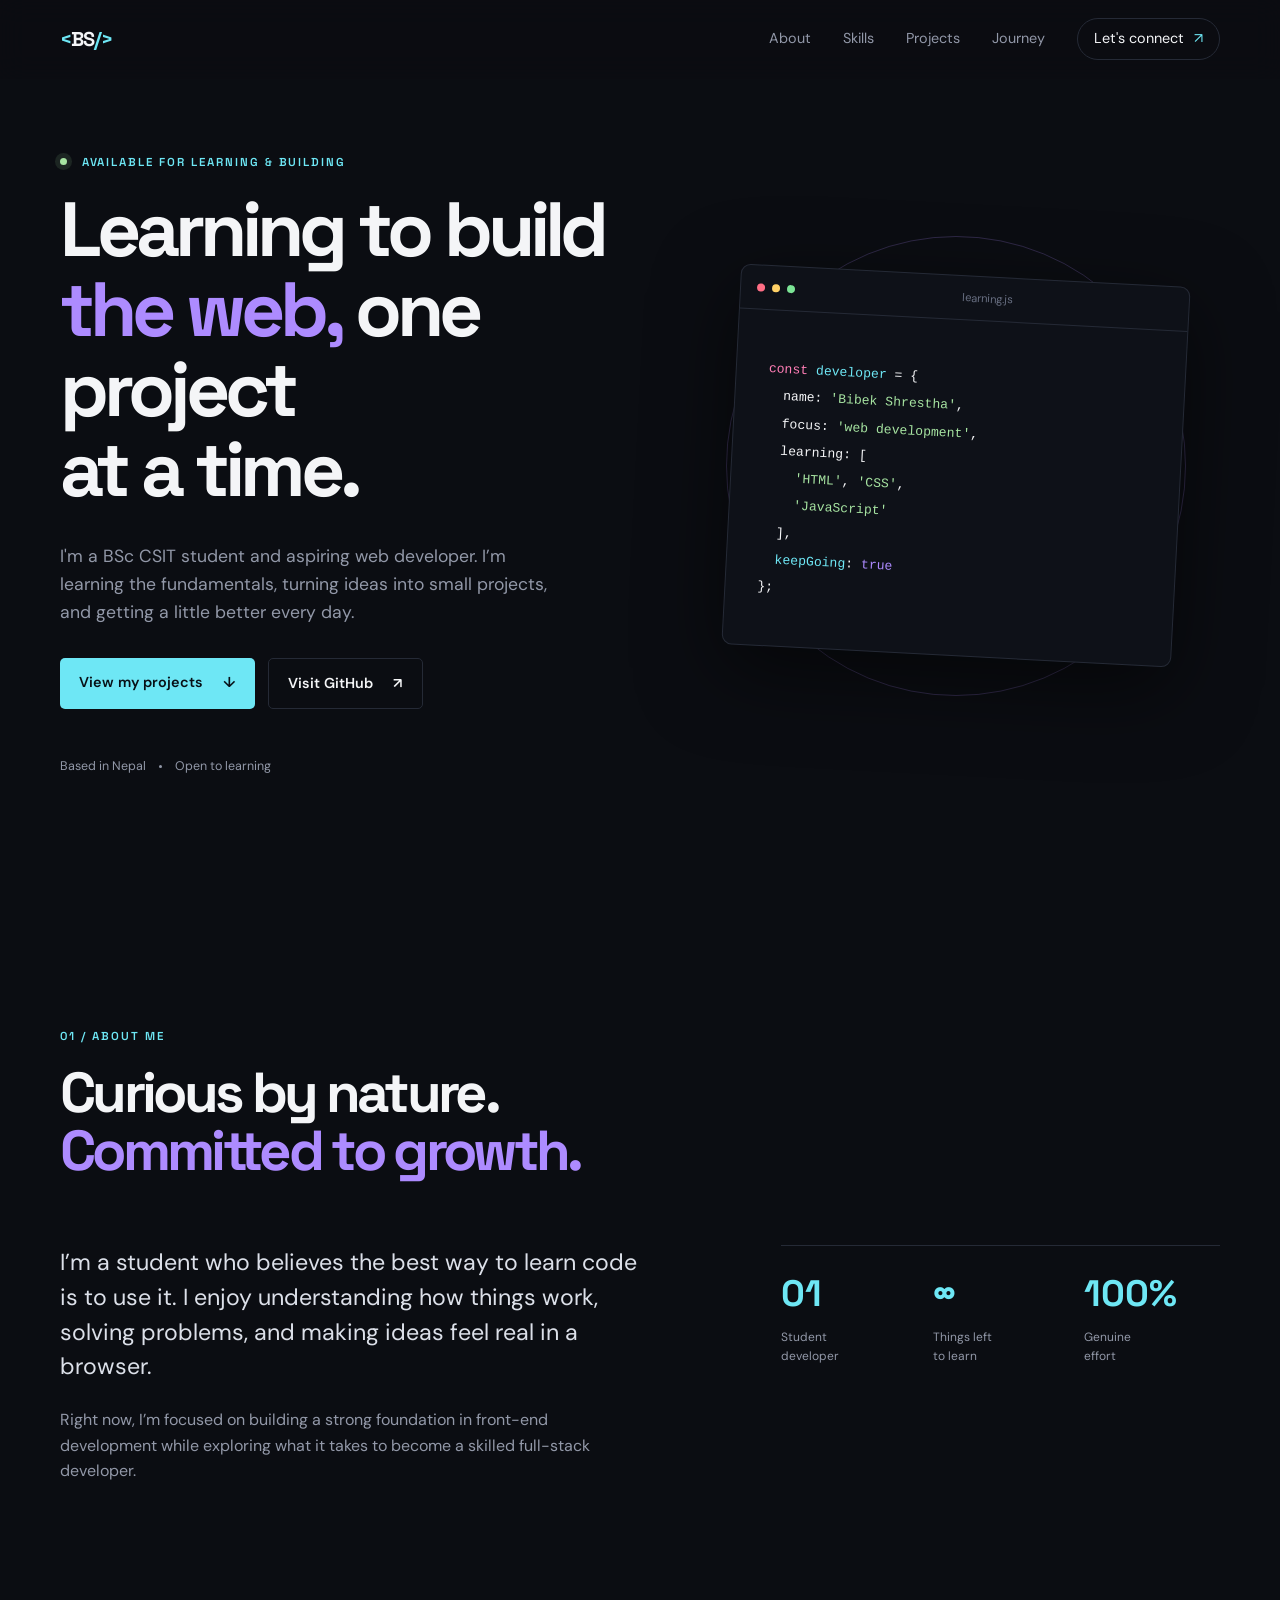
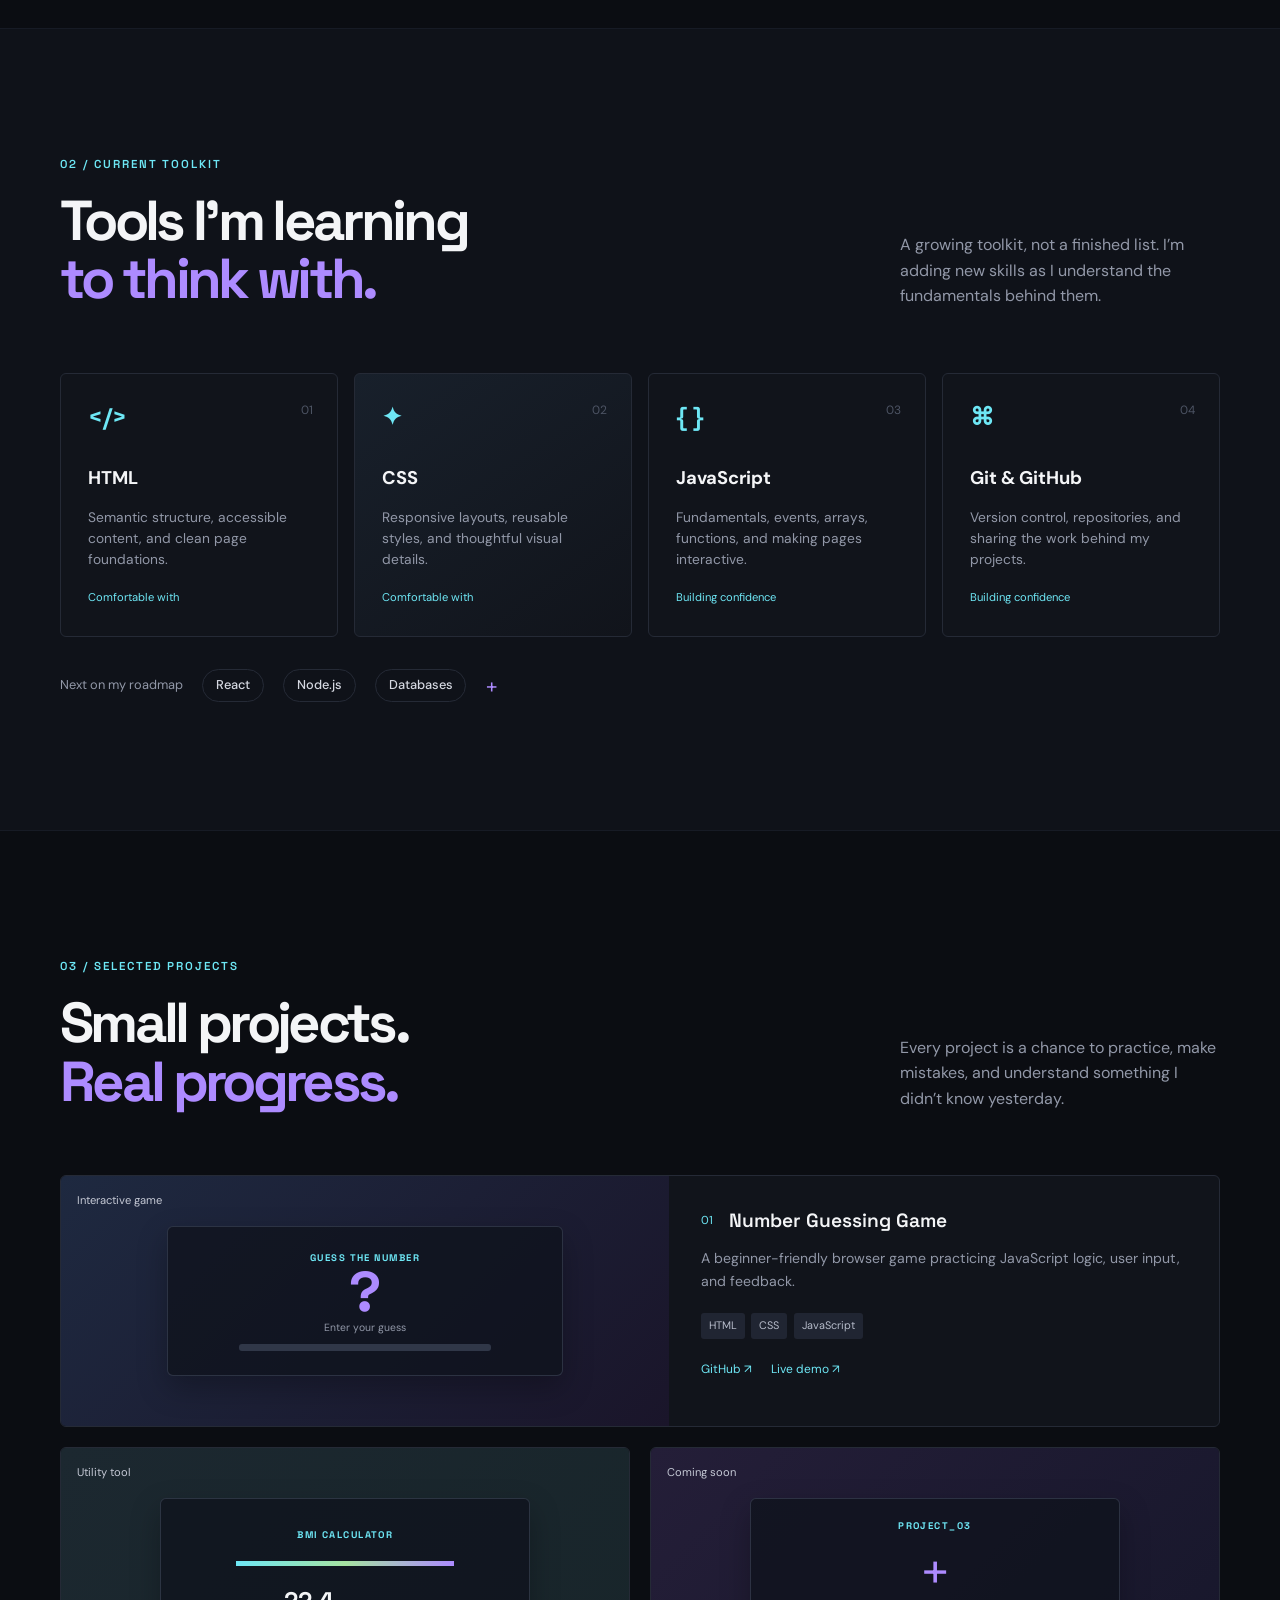
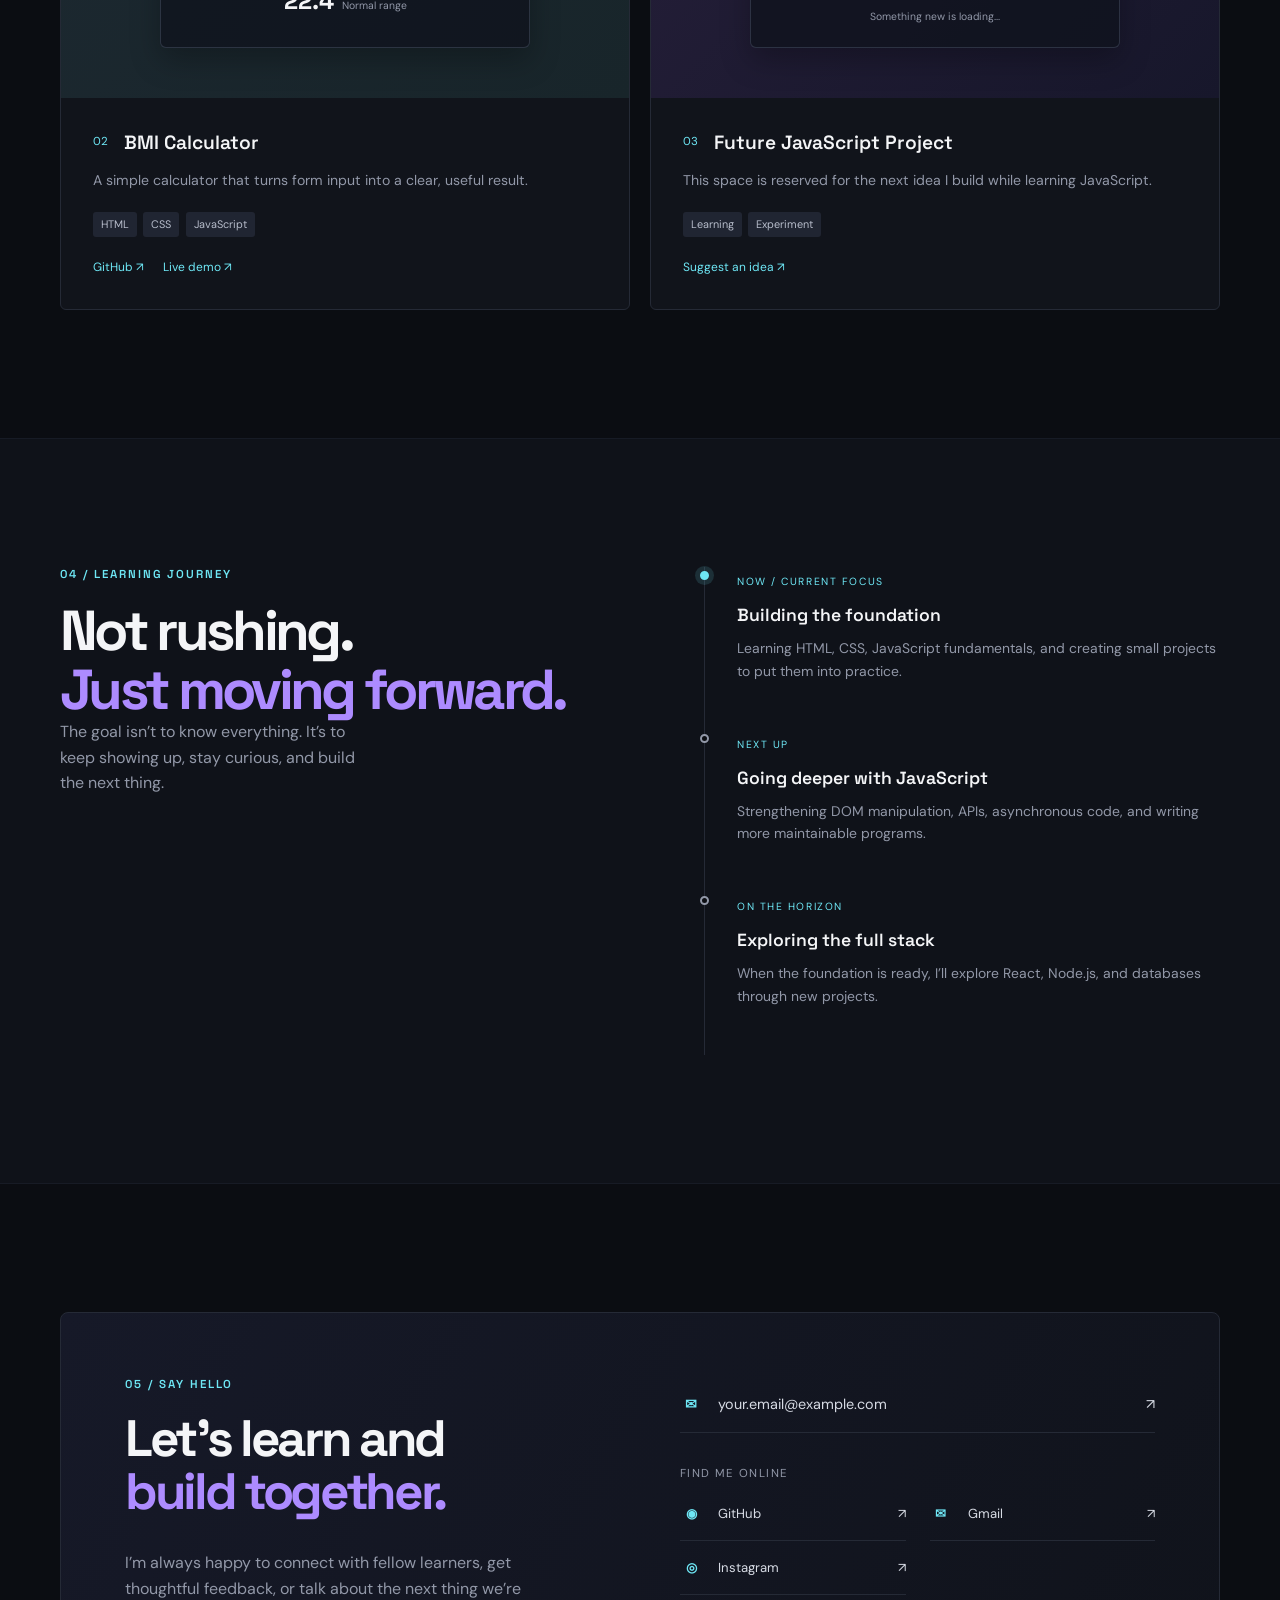
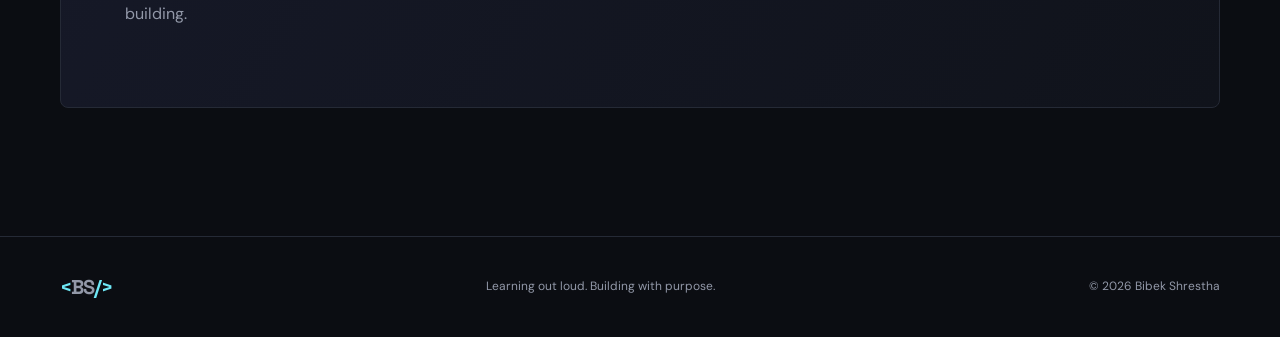
<file: index.html>
<!doctype html>
<html lang="en">
<head>
  <meta charset="utf-8">
  <meta name="viewport" content="width=device-width, initial-scale=1">
  <meta name="description" content="A student developer portfolio documenting a BSc CSIT learning journey, web projects, and progress.">
  <meta name="author" content="Bibek Shrestha">
  <meta name="theme-color" content="#0b0d12">
  <title>Bibek Shrestha | Student Developer</title>
  <link rel="preconnect" href="https://fonts.googleapis.com">
  <link rel="preconnect" href="https://fonts.gstatic.com" crossorigin>
  <link href="https://fonts.googleapis.com/css2?family=DM+Sans:wght@400;500;600;700&family=Space+Grotesk:wght@500;600;700&display=swap" rel="stylesheet">
  <link rel="stylesheet" href="style.css">
</head>
<body>
  <a class="skip-link" href="#main-content">Skip to content</a>
  <header class="site-header">
    <div class="container nav-wrap">
      <a class="brand" href="#home" aria-label="Bibek Shrestha home"><span>&lt;</span>BS<span>/&gt;</span></a>
      <button class="menu-toggle" type="button" aria-expanded="false" aria-controls="site-nav">
        <span class="sr-only">Toggle navigation</span><i></i><i></i><i></i>
      </button>
      <nav id="site-nav" class="site-nav" aria-label="Main navigation">
        <a href="#about">About</a><a href="#skills">Skills</a><a href="#projects">Projects</a>
        <a href="#journey">Journey</a><a href="#contact" class="nav-cta">Let's connect <span>↗</span></a>
      </nav>
    </div>
  </header>

  <main id="main-content">
    <section id="home" class="hero container">
      <div class="hero-copy reveal">
        <p class="eyebrow"><span class="pulse"></span> Available for learning &amp; building</p>
        <h1>Learning to build<br><em>the web,</em> one project<br>at a time.</h1>
        <p class="hero-text">I'm a BSc CSIT student and aspiring web developer. I’m learning the fundamentals, turning ideas into small projects, and getting a little better every day.</p>
        <div class="hero-actions">
          <a class="button button-primary" href="#projects">View my projects <span>↓</span></a>
          <a class="button button-ghost" href="https://github.com/" target="_blank" rel="noreferrer">Visit GitHub <span>↗</span></a>
        </div>
        <div class="hero-meta"><span>Based in Nepal</span><span class="dot"></span><span>Open to learning</span></div>
      </div>
      <div class="hero-art reveal" aria-label="Decorative code illustration" role="img">
        <div class="code-card"><div class="window-bar"><b></b><b></b><b></b><span>learning.js</span></div>
          <pre><code><span class="pink">const</span> <span class="cyan">developer</span> = {
  name: <span class="green">'Bibek Shrestha'</span>,
  focus: <span class="green">'web development'</span>,
  learning: [
    <span class="green">'HTML'</span>, <span class="green">'CSS'</span>,
    <span class="green">'JavaScript'</span>
  ],
  <span class="cyan">keepGoing</span>: <span class="purple">true</span>
};</code></pre>
        </div><span class="art-orbit orbit-one"></span><span class="art-orbit orbit-two"></span>
      </div>
    </section>

    <section id="about" class="section container">
      <div class="section-heading reveal"><p class="eyebrow">01 / About me</p><h2>Curious by nature.<br><em>Committed to growth.</em></h2></div>
      <div class="about-grid"><div class="about-lead reveal"><p class="large-copy">I’m a student who believes the best way to learn code is to use it. I enjoy understanding how things work, solving problems, and making ideas feel real in a browser.</p><p>Right now, I’m focused on building a strong foundation in front-end development while exploring what it takes to become a skilled full-stack developer.</p></div>
        <div class="about-facts reveal"><div><strong>01</strong><span>Student<br>developer</span></div><div><strong>∞</strong><span>Things left<br>to learn</span></div><div><strong>100%</strong><span>Genuine<br>effort</span></div></div>
      </div>
    </section>

    <section id="skills" class="section section-muted"><div class="container">
      <div class="section-heading split reveal"><div><p class="eyebrow">02 / Current toolkit</p><h2>Tools I’m learning<br><em>to think with.</em></h2></div><p class="section-note">A growing toolkit, not a finished list. I’m adding new skills as I understand the fundamentals behind them.</p></div>
      <div class="skills-grid reveal">
        <article class="skill-card"><span class="skill-number">01</span><span class="skill-icon">&lt;/&gt;</span><h3>HTML</h3><p>Semantic structure, accessible content, and clean page foundations.</p><span class="skill-level">Comfortable with</span></article>
        <article class="skill-card accent"><span class="skill-number">02</span><span class="skill-icon">✦</span><h3>CSS</h3><p>Responsive layouts, reusable styles, and thoughtful visual details.</p><span class="skill-level">Comfortable with</span></article>
        <article class="skill-card"><span class="skill-number">03</span><span class="skill-icon">{ }</span><h3>JavaScript</h3><p>Fundamentals, events, arrays, functions, and making pages interactive.</p><span class="skill-level">Building confidence</span></article>
        <article class="skill-card"><span class="skill-number">04</span><span class="skill-icon">⌘</span><h3>Git &amp; GitHub</h3><p>Version control, repositories, and sharing the work behind my projects.</p><span class="skill-level">Building confidence</span></article>
      </div>
      <div class="up-next reveal"><span>Next on my roadmap</span><b>React</b><b>Node.js</b><b>Databases</b><i>+</i></div>
    </div></section>

    <section id="projects" class="section container"><div class="section-heading split reveal"><div><p class="eyebrow">03 / Selected projects</p><h2>Small projects.<br><em>Real progress.</em></h2></div><p class="section-note">Every project is a chance to practice, make mistakes, and understand something I didn’t know yesterday.</p></div>
      <div class="projects-grid">
        <article class="project-card featured reveal"><div class="project-visual guess"><span class="visual-label">Interactive game</span><div class="game-screen"><span>GUESS THE NUMBER</span><strong>?</strong><small>Enter your guess</small><div class="fake-input"></div></div></div><div class="project-content"><div class="project-title"><span>01</span><h3>Number Guessing Game</h3></div><p>A beginner-friendly browser game practicing JavaScript logic, user input, and feedback.</p><div class="tags"><span>HTML</span><span>CSS</span><span>JavaScript</span></div><div class="project-links"><a href="#" aria-label="Number Guessing Game GitHub repository">GitHub ↗</a><a href="#" aria-label="Number Guessing Game live demo">Live demo ↗</a></div></div></article>
        <article class="project-card reveal"><div class="project-visual bmi"><span class="visual-label">Utility tool</span><div class="bmi-screen"><span>BMI CALCULATOR</span><div class="bmi-line"></div><div class="bmi-box"><b>22.4</b><small>Normal range</small></div></div></div><div class="project-content"><div class="project-title"><span>02</span><h3>BMI Calculator</h3></div><p>A simple calculator that turns form input into a clear, useful result.</p><div class="tags"><span>HTML</span><span>CSS</span><span>JavaScript</span></div><div class="project-links"><a href="#">GitHub ↗</a><a href="#">Live demo ↗</a></div></div></article>
        <article class="project-card reveal"><div class="project-visual future"><span class="visual-label">Coming soon</span><div class="future-screen"><span>PROJECT_03</span><strong>+</strong><small>Something new is loading...</small></div></div><div class="project-content"><div class="project-title"><span>03</span><h3>Future JavaScript Project</h3></div><p>This space is reserved for the next idea I build while learning JavaScript.</p><div class="tags"><span>Learning</span><span>Experiment</span></div><div class="project-links"><a href="#contact">Suggest an idea ↗</a></div></div></article>
      </div>
    </section>

    <section id="journey" class="section section-muted"><div class="container journey-layout"><div class="section-heading reveal"><p class="eyebrow">04 / Learning journey</p><h2>Not rushing.<br><em>Just moving forward.</em></h2><p class="section-note">The goal isn’t to know everything. It’s to keep showing up, stay curious, and build the next thing.</p></div><div class="timeline reveal"><div class="timeline-item active"><span class="timeline-dot"></span><small>NOW / CURRENT FOCUS</small><h3>Building the foundation</h3><p>Learning HTML, CSS, JavaScript fundamentals, and creating small projects to put them into practice.</p></div><div class="timeline-item"><span class="timeline-dot"></span><small>NEXT UP</small><h3>Going deeper with JavaScript</h3><p>Strengthening DOM manipulation, APIs, asynchronous code, and writing more maintainable programs.</p></div><div class="timeline-item"><span class="timeline-dot"></span><small>ON THE HORIZON</small><h3>Exploring the full stack</h3><p>When the foundation is ready, I’ll explore React, Node.js, and databases through new projects.</p></div></div></div></section>

    <section id="contact" class="contact-section container">
      <div class="contact-card reveal">
        <div>
          <p class="eyebrow">05 / Say hello</p>
          <h2>Let’s learn and<br><em>build together.</em></h2>
          <p>I’m always happy to connect with fellow learners, get thoughtful feedback, or talk about the next thing we’re building.</p>
        </div>
        <div>
          <div class="contact-links">
            <a href="mailto:your.email@example.com"><span>✉</span>your.email@example.com <b>↗</b></a>
          </div>
          <p class="social-heading">Find me online</p>
          <div class="social-links">
            <a href="https://github.com/Iteronix" target="_blank" rel="noreferrer" aria-label="Visit Bibek's GitHub profile"><span>◉</span>GitHub <b>↗</b></a>
            <a href="mailto:bibekshrsth2020@gmail.com" aria-label="Email Bibek via Gmail"><span>✉</span>Gmail <b>↗</b></a>
            <a href="https://www.instagram.com/04b_vek/" target="_blank" rel="noreferrer" aria-label="Visit Bibek's Instagram profile"><span>◎</span>Instagram <b>↗</b></a>
          </div>
        </div>
      </div>
    </section>
  </main>
  <footer class="site-footer"><div class="container footer-wrap"><a class="brand" href="#home"><span>&lt;</span>BS<span>/&gt;</span></a><p>Learning out loud. Building with purpose.</p><span>© <span id="year">2026</span> Bibek Shrestha</span></div></footer>
  <script src="script.js"></script>
</body>
</html>
</file>
<file: style.css>
:root{--bg:#0b0d12;--panel:#11141b;--panel2:#151923;--line:#252a36;--text:#f4f5f7;--muted:#9298a8;--cyan:#6ee7f5;--purple:#ad8bff;--pink:#ff7eb6;--green:#a6e3a1;--max:1160px}
*{box-sizing:border-box}html{scroll-behavior:smooth}body{margin:0;background:var(--bg);color:var(--text);font:400 16px/1.6 "DM Sans",sans-serif}a{color:inherit;text-decoration:none}button{font:inherit} .container{width:min(var(--max),calc(100% - 64px));margin:auto}.sr-only{position:absolute;width:1px;height:1px;overflow:hidden;clip:rect(0,0,0,0)}.skip-link{position:absolute;left:1rem;top:-4rem;background:var(--cyan);color:#081015;padding:.6rem 1rem;z-index:20}.skip-link:focus{top:1rem}.site-header{position:sticky;top:0;z-index:10;background:#0b0d12e8;border-bottom:1px solid transparent;backdrop-filter:blur(14px)}.site-header.scrolled{border-color:var(--line)}.nav-wrap,.footer-wrap{height:78px;display:flex;align-items:center;justify-content:space-between}.brand{font:700 1.25rem "Space Grotesk";letter-spacing:-.05em}.brand span{color:var(--cyan)}.site-nav{display:flex;align-items:center;gap:2rem;color:var(--muted);font-size:.9rem}.site-nav a:hover,.site-nav a:focus-visible{color:var(--text)}.nav-cta{border:1px solid var(--line);border-radius:99px;padding:.55rem 1rem;color:var(--text)}.nav-cta span{color:var(--cyan);margin-left:.4rem}.menu-toggle{display:none;background:none;border:0;color:var(--text)}.hero{min-height:calc(100vh - 78px);display:grid;grid-template-columns:1.05fr .95fr;align-items:center;gap:3rem;padding-top:3rem;padding-bottom:6rem}.eyebrow{color:var(--cyan);font:600 .72rem "Space Grotesk";letter-spacing:.17em;text-transform:uppercase;margin:0 0 1.3rem}.pulse{display:inline-block;width:7px;height:7px;background:var(--green);border-radius:50%;margin:0 .6rem 1px 0;box-shadow:0 0 0 5px #a6e3a11c}.hero h1,h2{font:700 clamp(2.7rem,6vw,5.5rem)/1.04 "Space Grotesk";letter-spacing:-.065em;margin:0}.hero h1 em,h2 em{font-style:normal;color:var(--purple)}.hero-text{max-width:510px;color:var(--muted);font-size:1.1rem;margin:2rem 0}.hero-actions{display:flex;gap:.8rem;flex-wrap:wrap}.button{border-radius:5px;padding:.8rem 1.2rem;font-weight:600;font-size:.9rem;transition:transform .2s,background .2s}.button:hover{transform:translateY(-3px)}.button-primary{background:var(--cyan);color:#071016}.button-ghost{border:1px solid var(--line)}.button span{margin-left:1rem}.hero-meta{display:flex;align-items:center;gap:.8rem;color:var(--muted);font-size:.78rem;margin-top:3rem}.dot{width:3px;height:3px;background:var(--muted);border-radius:50%}.hero-art{position:relative;display:grid;place-items:center;min-height:450px}.code-card{width:min(100%,450px);background:#0e1118;border:1px solid var(--line);border-radius:10px;box-shadow:0 24px 80px #0008;transform:rotate(3deg);z-index:1}.window-bar{height:44px;border-bottom:1px solid var(--line);display:flex;align-items:center;padding:0 1rem;gap:7px}.window-bar b{height:8px;width:8px;background:#ff6e85;border-radius:50%}.window-bar b:nth-child(2){background:#ffd166}.window-bar b:nth-child(3){background:#7be495}.window-bar span{color:#676e80;font-size:.7rem;margin-left:auto;margin-right:auto}.code-card pre{padding:2rem;font:400 .82rem/2 "DM Sans";overflow:auto}.pink{color:var(--pink)}.cyan{color:var(--cyan)}.green{color:var(--green)}.purple{color:var(--purple)}.art-orbit{position:absolute;border:1px solid #ad8bff38;border-radius:50%;width:460px;height:460px}.orbit-two{width:330px;height:330px;border-color:#6ee7f52c}.section{padding:8rem 0}.section-muted{background:#0f1219;border-top:1px solid #171b25;border-bottom:1px solid #171b25}.section-heading{margin-bottom:4rem}.section-heading h2{font-size:clamp(2.3rem,4.4vw,4rem)}.split{display:flex;justify-content:space-between;align-items:end;gap:3rem}.section-note{color:var(--muted);max-width:320px;margin:0}.about-grid{display:grid;grid-template-columns:1.15fr .85fr;gap:8rem}.large-copy{font-size:1.45rem;line-height:1.5;color:#dce0e9;margin-top:0}.about-lead p:not(.large-copy){color:var(--muted);max-width:570px}.about-facts{display:grid;grid-template-columns:repeat(3,1fr);gap:1rem;border-top:1px solid var(--line);padding-top:1.5rem}.about-facts div{display:flex;flex-direction:column;gap:.7rem}.about-facts strong{font:700 2.3rem "Space Grotesk";color:var(--cyan)}.about-facts span{color:var(--muted);font-size:.75rem}.skills-grid{display:grid;grid-template-columns:repeat(4,1fr);gap:1rem}.skill-card{position:relative;background:var(--panel);border:1px solid var(--line);padding:1.7rem;border-radius:6px;min-height:250px;transition:transform .25s,border-color .25s}.skill-card:hover{transform:translateY(-6px);border-color:#6ee7f566}.skill-card.accent{background:linear-gradient(145deg,#18202b,#11141b)}.skill-number{position:absolute;right:1.5rem;color:#4d5464;font-size:.75rem}.skill-icon{color:var(--cyan);font:700 1.5rem "Space Grotesk";display:block;margin-bottom:2rem}.skill-card h3{font-size:1.15rem;margin:.4rem 0}.skill-card p{font-size:.86rem;color:var(--muted);line-height:1.5}.skill-level{color:var(--cyan);font-size:.7rem}.up-next{display:flex;align-items:center;gap:1.2rem;margin-top:2rem;color:var(--muted);font-size:.8rem}.up-next b{color:#d5d8e1;font-weight:500;border:1px solid var(--line);border-radius:99px;padding:.35rem .8rem}.up-next i{color:var(--purple);font-size:1.3rem;font-style:normal}.projects-grid{display:grid;grid-template-columns:repeat(2,1fr);gap:1.2rem}.project-card{background:var(--panel);border:1px solid var(--line);border-radius:6px;overflow:hidden;transition:transform .25s}.project-card:hover{transform:translateY(-5px)}.featured{grid-column:span 2;display:grid;grid-template-columns:1.05fr .95fr}.project-visual{min-height:250px;position:relative;display:grid;place-items:center;overflow:hidden}.guess{background:linear-gradient(135deg,#1e2940,#1a152a)}.bmi{background:linear-gradient(135deg,#1c2830,#18252a)}.future{background:linear-gradient(135deg,#241e38,#17172b)}.visual-label{position:absolute;top:1rem;left:1rem;color:#c4c8d4;font-size:.7rem}.game-screen,.bmi-screen,.future-screen{background:#10141dcb;border:1px solid #8794b43a;border-radius:6px;box-shadow:0 12px 30px #0004;width:65%;min-height:150px;padding:1rem;text-align:center;display:flex;flex-direction:column;align-items:center;justify-content:center}.game-screen span,.bmi-screen span,.future-screen span{font:700 .6rem "Space Grotesk";color:var(--cyan);letter-spacing:.15em}.game-screen strong{font:700 3.5rem "Space Grotesk";color:var(--purple);line-height:1}.game-screen small,.future-screen small,.bmi-screen small{font-size:.65rem;color:var(--muted)}.fake-input{width:70%;height:7px;border-radius:3px;background:#303748;margin-top:.5rem}.bmi-line{height:5px;width:65%;background:linear-gradient(90deg,var(--cyan),var(--green),var(--purple));margin:1.2rem}.bmi-box{display:flex;gap:.5rem;align-items:baseline}.bmi-box b{font:700 1.5rem "Space Grotesk"}.future-screen strong{font-size:3rem;font-weight:400;color:var(--purple)}.project-content{padding:2rem}.project-title{display:flex;align-items:center;gap:1rem}.project-title span{color:var(--cyan);font-size:.72rem}.project-title h3{font:600 1.2rem "Space Grotesk";margin:0}.project-content p{color:var(--muted);font-size:.88rem}.tags{display:flex;gap:.4rem;flex-wrap:wrap;margin:1.3rem 0}.tags span{color:#b7bdcb;background:#202532;border-radius:3px;padding:.25rem .5rem;font-size:.68rem}.project-links{display:flex;gap:1.2rem;font-size:.75rem;color:var(--cyan)}.project-links a:hover{text-decoration:underline}.journey-layout{display:grid;grid-template-columns:1fr 1fr;gap:8rem}.timeline{border-left:1px solid var(--line);padding-left:2rem}.timeline-item{position:relative;padding:0 0 3rem}.timeline-dot{position:absolute;width:9px;height:9px;border:2px solid var(--muted);border-radius:50%;background:var(--bg);left:-2.3rem;top:.25rem}.timeline-item.active .timeline-dot{border-color:var(--cyan);background:var(--cyan);box-shadow:0 0 0 5px #6ee7f522}.timeline-item small{font-size:.65rem;color:var(--cyan);letter-spacing:.15em}.timeline-item h3{font:600 1.1rem "Space Grotesk";margin:.7rem 0}.timeline-item p{color:var(--muted);font-size:.87rem;margin:0}.contact-section{padding:8rem 0}.contact-card{display:grid;grid-template-columns:1fr 1fr;gap:5rem;background:linear-gradient(120deg,#161928,#10131b);border:1px solid var(--line);padding:4rem;border-radius:8px}.contact-card h2{font-size:clamp(2.4rem,4vw,4rem)}.contact-card>div>p:last-child{color:var(--muted);max-width:400px;margin-top:2rem}.contact-links{display:flex;flex-direction:column;justify-content:center}.contact-links a,.social-links a{display:flex;align-items:center;gap:1rem;border-bottom:1px solid var(--line);padding:1rem 0;color:#d7dbe4;font-size:.9rem}.contact-links a:hover,.social-links a:hover{color:var(--cyan)}.contact-links span,.social-links span{color:var(--cyan);width:22px;text-align:center;font-weight:600}.contact-links b,.social-links b{margin-left:auto;font-weight:400}.social-heading{color:var(--muted);font-size:.72rem;letter-spacing:.12em;text-transform:uppercase;margin:2rem 0 .25rem}.social-links{display:grid;grid-template-columns:1fr 1fr;column-gap:1.5rem}.social-links a{font-size:.82rem}.site-footer{border-top:1px solid var(--line);color:var(--muted);font-size:.75rem}.footer-wrap{height:100px}.footer-wrap p{margin:0}.reveal{opacity:0;transform:translateY(18px);transition:opacity .7s ease,transform .7s ease}.reveal.visible{opacity:1;transform:none}@media(max-width:800px){.container{width:min(var(--max),calc(100% - 40px))}.menu-toggle{display:flex;flex-direction:column;gap:4px}.menu-toggle i{display:block;width:23px;height:2px;background:var(--text)}.site-nav{position:absolute;top:77px;left:0;right:0;background:var(--panel);border-bottom:1px solid var(--line);display:none;flex-direction:column;align-items:stretch;padding:1rem 20px;gap:0}.site-nav.open{display:flex}.site-nav a{padding:.8rem}.hero{grid-template-columns:1fr;padding-top:4rem}.hero-art{min-height:330px;order:-1}.code-card{max-width:390px}.art-orbit{width:350px;height:350px}.section{padding:6rem 0}.skills-grid{grid-template-columns:repeat(2,1fr)}.about-grid,.journey-layout{gap:3rem;grid-template-columns:1fr}.contact-card{padding:2.2rem;gap:2rem}.footer-wrap{flex-wrap:wrap;height:auto;padding:1.5rem 0;gap:.8rem}}@media(max-width:560px){.container{width:calc(100% - 32px)}.hero h1{font-size:2.7rem}.hero-text{font-size:1rem}.split{display:block}.section-note{margin-top:1.5rem}.skills-grid,.projects-grid{grid-template-columns:1fr}.featured{grid-column:auto;display:block}.project-visual{min-height:220px}.about-facts{gap:.5rem}.about-facts strong{font-size:1.7rem}.up-next{flex-wrap:wrap}.up-next span{width:100%}.contact-card{padding:1.5rem}.footer-wrap p{order:3;width:100%}}
@media(prefers-reduced-motion:reduce){html{scroll-behavior:auto}.reveal{opacity:1;transform:none;transition:none}.button,.project-card,.skill-card{transition:none}}
</file>
